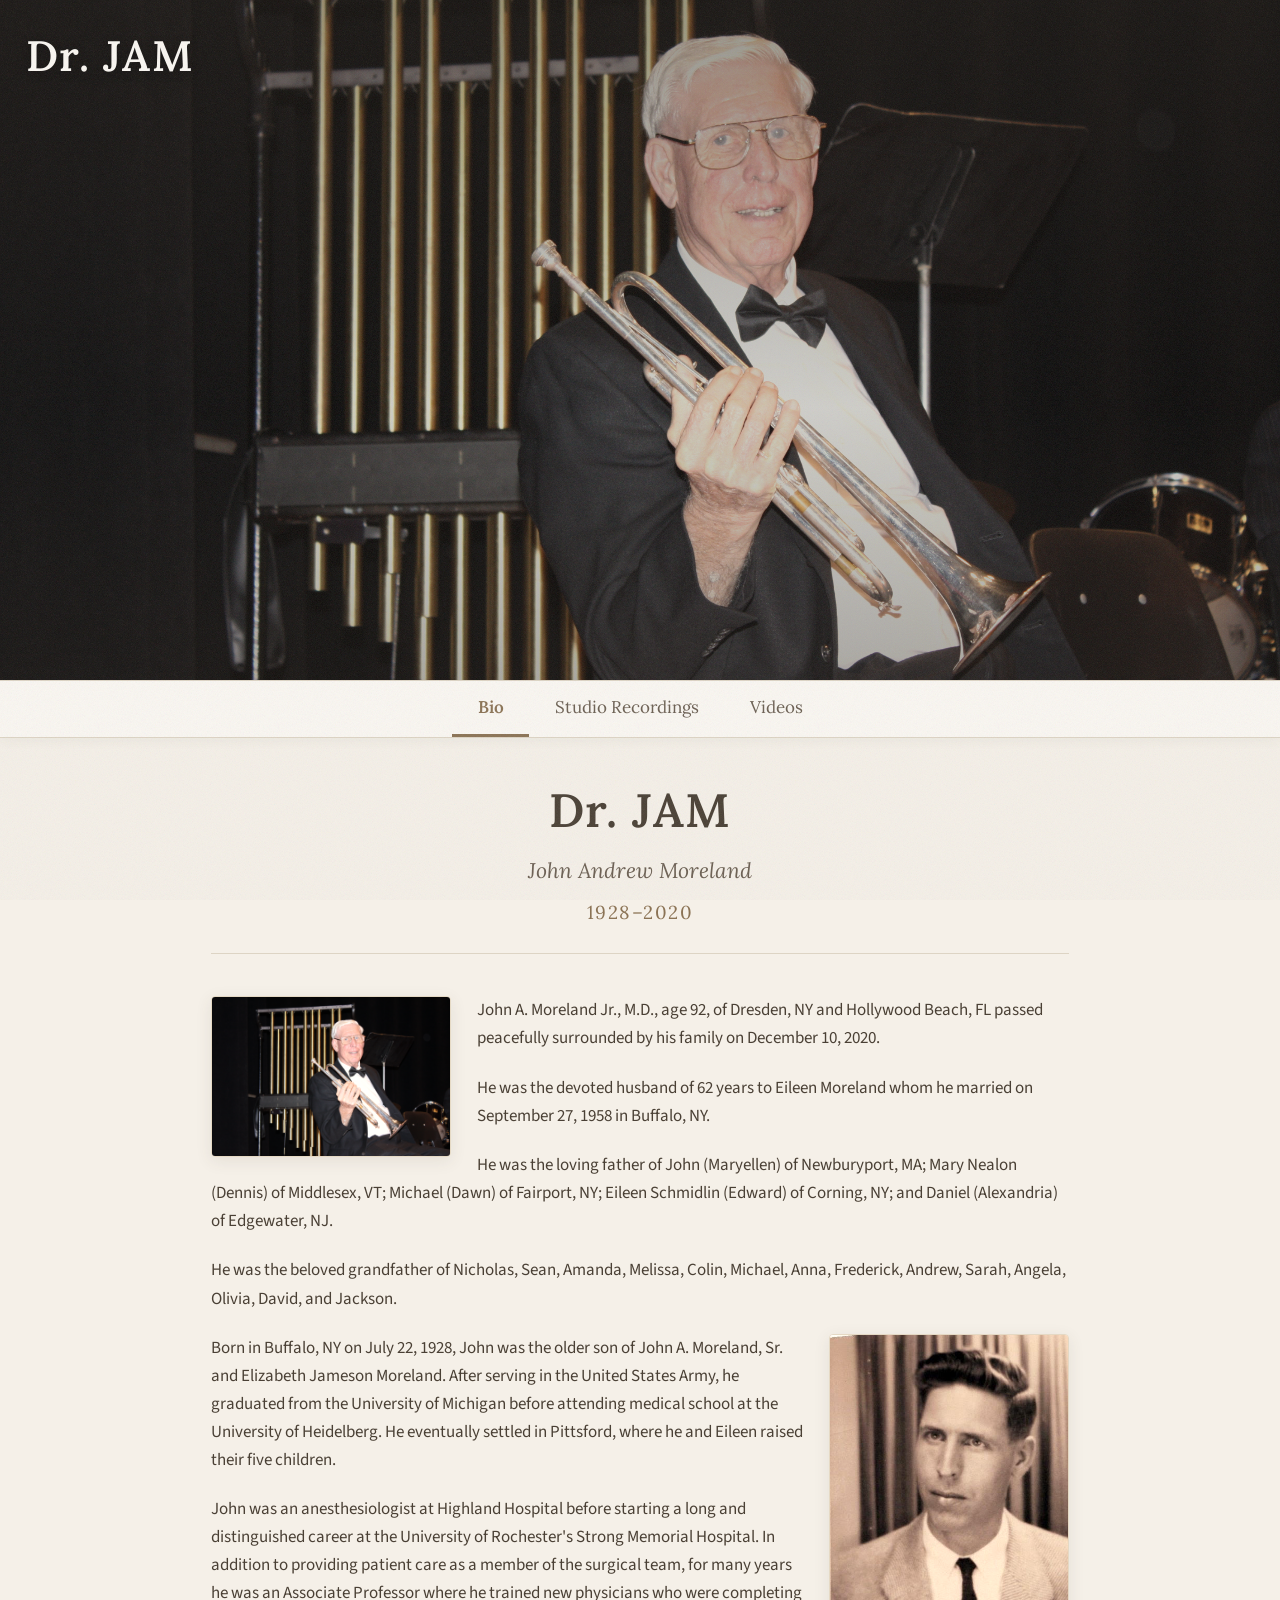
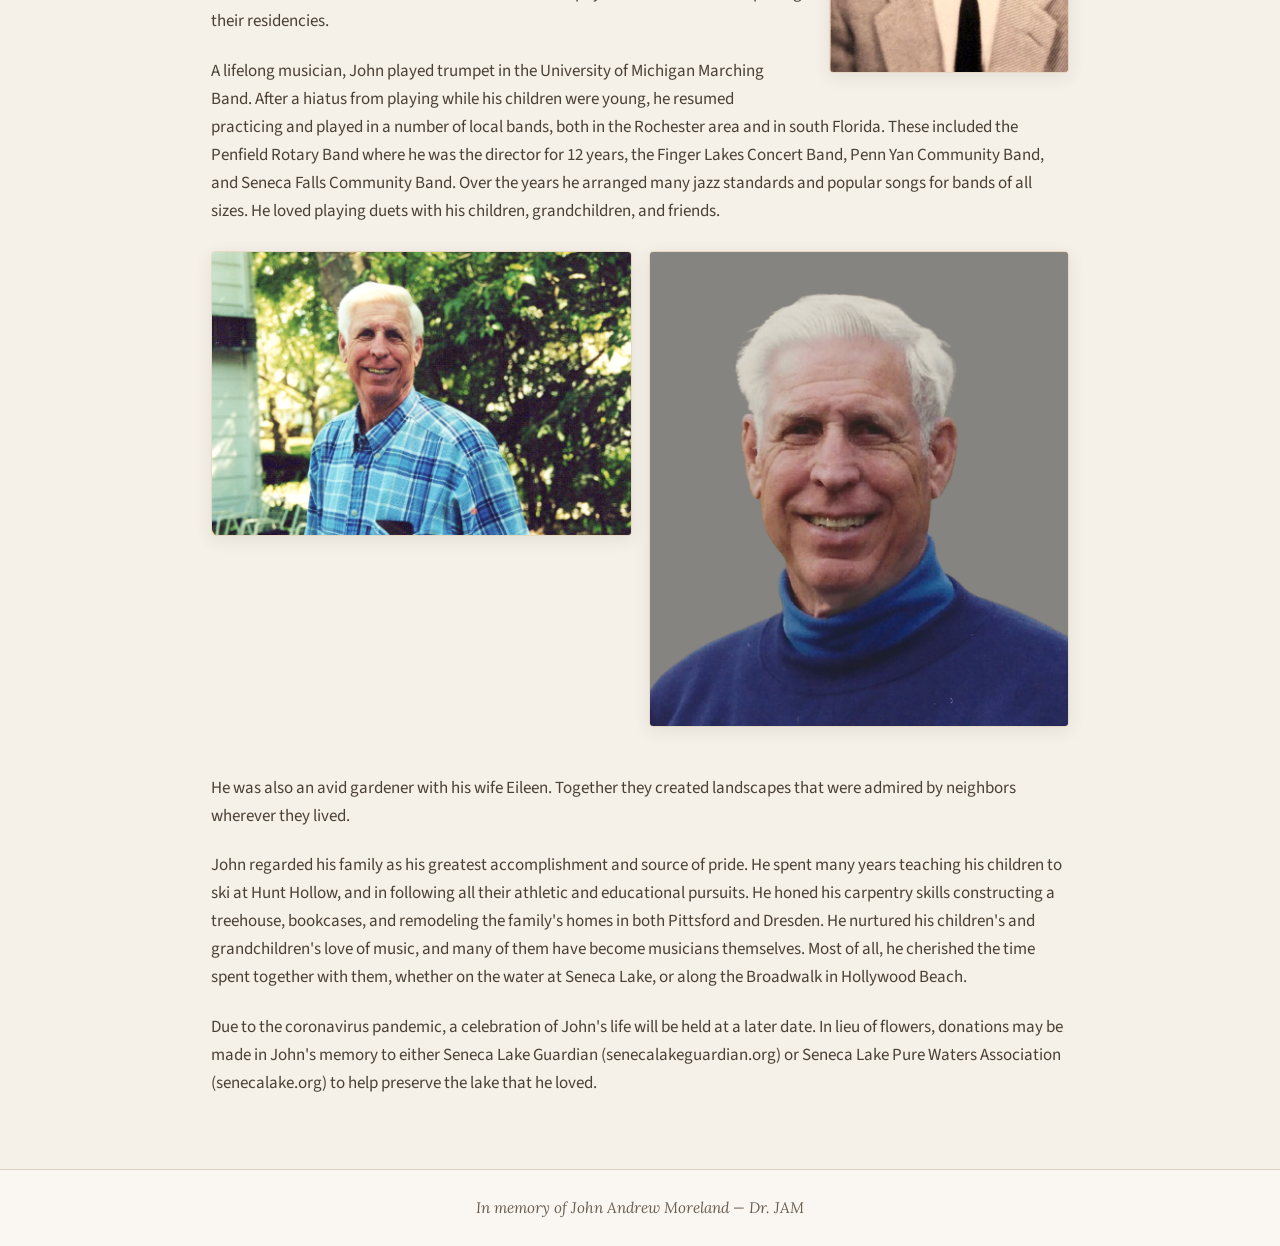
<file: source/index.html>
<!DOCTYPE html>
<html lang="en">
<head>
  <meta charset="UTF-8">
  <meta name="viewport" content="width=device-width, initial-scale=1.0">
  <title>Dr. JAM</title>
  <link rel="icon" href="favicon.svg" type="image/svg+xml">
  <link rel="preconnect" href="https://fonts.googleapis.com">
  <link rel="preconnect" href="https://fonts.gstatic.com" crossorigin>
  <link href="https://fonts.googleapis.com/css2?family=Lora:ital,wght@0,400;0,600;1,400&family=Source+Sans+3:wght@400;600&display=swap" rel="stylesheet">
  <link rel="stylesheet" href="css/styles.css">
</head>
<body>
  <header class="site-header">
    <div class="banner">
      <div class="banner-slides">
        <img src="../resources/images/IMG_6916.jpeg" alt="" class="banner-slide is-active">
        <img src="../resources/images/unnamed.jpg" alt="" class="banner-slide">
        <img src="../resources/images/unnamed%20(1).jpg" alt="" class="banner-slide">
      </div>
      <div class="banner-overlay">
        <h1 class="banner-title">Dr. JAM</h1>
      </div>
    </div>

    <nav class="tab-nav" role="tablist" aria-label="Site sections">
      <button type="button" class="tab-btn is-active" role="tab" data-tab="bio" aria-selected="true">Bio</button>
      <button type="button" class="tab-btn" role="tab" data-tab="recordings" aria-selected="false">Studio Recordings</button>
      <button type="button" class="tab-btn" role="tab" data-tab="videos" aria-selected="false">Videos</button>
    </nav>
  </header>

  <main class="site-main">
    <section class="tab-panel is-active" data-panel="bio" role="tabpanel" aria-labelledby="bio-tab">
      <div class="bio-hero">
        <h2 class="bio-name-large">Dr. JAM</h2>
        <p class="bio-full-name">John Andrew Moreland</p>
        <p class="bio-years">1928–2020</p>
      </div>

      <div class="bio-content">
        <figure class="bio-photo bio-photo-left">
          <img src="../resources/images/IMG_6916.jpeg" alt="John Andrew Moreland">
        </figure>

        <p>John A. Moreland Jr., M.D., age 92, of Dresden, NY and Hollywood Beach, FL passed peacefully surrounded by his family on December 10, 2020.</p>

        <p>He was the devoted husband of 62 years to Eileen Moreland whom he married on September 27, 1958 in Buffalo, NY.</p>

        <p>He was the loving father of John (Maryellen) of Newburyport, MA; Mary Nealon (Dennis) of Middlesex, VT; Michael (Dawn) of Fairport, NY; Eileen Schmidlin (Edward) of Corning, NY; and Daniel (Alexandria) of Edgewater, NJ.</p>

        <p>He was the beloved grandfather of Nicholas, Sean, Amanda, Melissa, Colin, Michael, Anna, Frederick, Andrew, Sarah, Angela, Olivia, David, and Jackson.</p>

        <figure class="bio-photo bio-photo-right">
          <img src="../resources/images/unnamed.jpg" alt="John with family">
        </figure>

        <p>Born in Buffalo, NY on July 22, 1928, John was the older son of John A. Moreland, Sr. and Elizabeth Jameson Moreland. After serving in the United States Army, he graduated from the University of Michigan before attending medical school at the University of Heidelberg. He eventually settled in Pittsford, where he and Eileen raised their five children.</p>

        <p>John was an anesthesiologist at Highland Hospital before starting a long and distinguished career at the University of Rochester's Strong Memorial Hospital. In addition to providing patient care as a member of the surgical team, for many years he was an Associate Professor where he trained new physicians who were completing their residencies.</p>

        <p>A lifelong musician, John played trumpet in the University of Michigan Marching Band. After a hiatus from playing while his children were young, he resumed practicing and played in a number of local bands, both in the Rochester area and in south Florida. These included the Penfield Rotary Band where he was the director for 12 years, the Finger Lakes Concert Band, Penn Yan Community Band, and Seneca Falls Community Band. Over the years he arranged many jazz standards and popular songs for bands of all sizes. He loved playing duets with his children, grandchildren, and friends.</p>

        <div class="bio-gallery">
          <figure class="bio-photo">
            <img src="../resources/images/unnamed%20(1).jpg" alt="John playing trumpet">
          </figure>
          <figure class="bio-photo">
            <img src="../resources/images/unnamed.png" alt="John with his band">
          </figure>
        </div>

        <p>He was also an avid gardener with his wife Eileen. Together they created landscapes that were admired by neighbors wherever they lived.</p>

        <p>John regarded his family as his greatest accomplishment and source of pride. He spent many years teaching his children to ski at Hunt Hollow, and in following all their athletic and educational pursuits. He honed his carpentry skills constructing a treehouse, bookcases, and remodeling the family's homes in both Pittsford and Dresden. He nurtured his children's and grandchildren's love of music, and many of them have become musicians themselves. Most of all, he cherished the time spent together with them, whether on the water at Seneca Lake, or along the Broadwalk in Hollywood Beach.</p>

        <p>Due to the coronavirus pandemic, a celebration of John's life will be held at a later date. In lieu of flowers, donations may be made in John's memory to either Seneca Lake Guardian (senecalakeguardian.org) or Seneca Lake Pure Waters Association (senecalake.org) to help preserve the lake that he loved.</p>
      </div>
    </section>

    <section class="tab-panel" data-panel="recordings" role="tabpanel" hidden>
      <div class="panel-intro">
        <h2 class="panel-title">Studio Recordings</h2>
        <p class="panel-subtitle">Arrangements by Dr. JAM, performed by The Penfield Rotary Stage Band</p>
      </div>
      <div id="recordings-content"></div>

      <div id="audio-player" class="audio-player" hidden>
        <div class="player-info">
          <p class="player-track-title" id="player-track-title">—</p>
          <p class="player-album-title" id="player-album-title">—</p>
        </div>
        <div class="player-controls">
          <button type="button" class="player-btn" id="player-prev" aria-label="Previous track" title="Previous track">&#9664;&#9664;</button>
          <button type="button" class="player-btn player-btn-main" id="player-play-pause" aria-label="Play" title="Play">&#9654;</button>
          <button type="button" class="player-btn" id="player-next" aria-label="Next track" title="Next track">&#9654;&#9654;</button>
        </div>
        <div class="player-progress">
          <span class="player-time" id="player-current-time">0:00</span>
          <input type="range" class="player-seek" id="player-seek" min="0" max="1000" value="0" aria-label="Seek">
          <span class="player-time" id="player-duration">0:00</span>
        </div>
      </div>
    </section>

    <section class="tab-panel" data-panel="videos" role="tabpanel" hidden>
      <div class="panel-intro">
        <h2 class="panel-title">Videos</h2>
        <p class="panel-subtitle">Performance recordings of bands playing his arrangements</p>
      </div>
      <div class="videos-placeholder">
        <p>Videos will be added here soon. Check back for recordings of bands performing Dr. JAM's arrangements.</p>
        <ul class="video-list" id="video-list" aria-label="Performance videos">
          <!-- Future video embeds go here, e.g.:
          <li class="video-item">
            <h3>Performance title</h3>
            <div class="video-embed">
              <iframe ...></iframe>
            </div>
          </li>
          -->
        </ul>
      </div>
    </section>
  </main>

  <footer class="site-footer">
    <p>In memory of John Andrew Moreland — Dr. JAM</p>
  </footer>

  <script src="js/albums.js"></script>
  <script src="js/tabs.js"></script>
  <script src="js/player.js"></script>
  <script>
    (function () {
      const slides = document.querySelectorAll(".banner-slide");
      if (slides.length < 2) return;
      let current = 0;
      setInterval(function () {
        slides[current].classList.remove("is-active");
        current = (current + 1) % slides.length;
        slides[current].classList.add("is-active");
      }, 6000);
    })();
  </script>
</body>
</html>
</file>
<file: source/css/styles.css>
*,
*::before,
*::after {
  box-sizing: border-box;
}

:root {
  --color-bg: #f5f0e8;
  --color-text: #4a4035;
  --color-text-muted: #6b5f52;
  --color-accent: #8b7355;
  --color-accent-soft: #c4a882;
  --color-border: #ddd4c4;
  --color-card: #faf7f2;
  --font-serif: "Lora", Georgia, "Times New Roman", serif;
  --font-sans: "Source Sans 3", "Segoe UI", sans-serif;
  --max-width: 900px;
}

html {
  font-size: 17px;
  scroll-behavior: smooth;
}

body {
  margin: 0;
  min-height: 100vh;
  font-family: var(--font-sans);
  color: var(--color-text);
  background-color: var(--color-bg);
  line-height: 1.65;
  position: relative;
}

body::before {
  content: "";
  position: fixed;
  inset: 0;
  pointer-events: none;
  z-index: 9999;
  opacity: 0.1;
  background-image: url("data:image/svg+xml,%3Csvg viewBox='0 0 256 256' xmlns='http://www.w3.org/2000/svg'%3E%3Cfilter id='n'%3E%3CfeTurbulence type='fractalNoise' baseFrequency='0.85' numOctaves='4' stitchTiles='stitch'/%3E%3C/filter%3E%3Crect width='100%25' height='100%25' filter='url(%23n)'/%3E%3C/svg%3E");
  background-repeat: repeat;
  background-size: 180px 180px;
}

img {
  max-width: 100%;
  height: auto;
  display: block;
}

/* Header & Banner */

.site-header {
  background: var(--color-card);
  border-bottom: 1px solid var(--color-border);
  box-shadow: 0 2px 12px rgba(74, 64, 53, 0.06);
}

.banner {
  position: relative;
  height: 680px;
  overflow: hidden;
  background: #3d342c;
}

.banner-slides {
  position: absolute;
  inset: 0;
}

.banner-slide {
  position: absolute;
  inset: 0;
  width: 100%;
  height: 100%;
  object-fit: cover;
  opacity: 0;
  transition: opacity 1.2s ease;
  filter: sepia(0.25) brightness(0.92);
}

.banner-slide.is-active {
  opacity: 1;
}

.banner-overlay {
  position: absolute;
  inset: 0;
  background: linear-gradient(
    to bottom,
    rgba(45, 38, 32, 0.45) 0%,
    rgba(45, 38, 32, 0.15) 60%,
    rgba(45, 38, 32, 0.35) 100%
  );
  display: flex;
  align-items: flex-start;
  padding: 1.25rem 1.5rem;
}

.banner-title {
  margin: 0;
  font-family: var(--font-serif);
  font-size: clamp(1.75rem, 5vw, 2.5rem);
  font-weight: 600;
  color: #faf7f2;
  text-shadow: 0 2px 8px rgba(0, 0, 0, 0.35);
  letter-spacing: 0.04em;
}

/* Tab Navigation */

.tab-nav {
  display: flex;
  justify-content: center;
  flex-wrap: wrap;
  gap: 0;
  padding: 0;
  border-top: 1px solid var(--color-border);
}

.tab-btn {
  appearance: none;
  border: none;
  background: transparent;
  font-family: var(--font-serif);
  font-size: 1rem;
  color: var(--color-text-muted);
  padding: 0.9rem 1.5rem;
  cursor: pointer;
  border-bottom: 3px solid transparent;
  transition: color 0.2s, border-color 0.2s, background 0.2s;
}

.tab-btn:hover {
  color: var(--color-accent);
  background: rgba(139, 115, 85, 0.06);
}

.tab-btn.is-active {
  color: var(--color-accent);
  border-bottom-color: var(--color-accent);
  font-weight: 600;
}

/* Main Content */

.site-main {
  max-width: var(--max-width);
  margin: 0 auto;
  padding: 2rem 1.25rem 3rem;
}

.tab-panel[hidden] {
  display: none;
}

.panel-intro {
  text-align: center;
  margin-bottom: 2rem;
}

.panel-title {
  font-family: var(--font-serif);
  font-size: 1.75rem;
  font-weight: 600;
  margin: 0 0 0.35rem;
  color: var(--color-text);
}

.panel-subtitle {
  margin: 0;
  color: var(--color-text-muted);
  font-size: 1rem;
}

/* Bio Tab */

.bio-hero {
  text-align: center;
  margin-bottom: 2.5rem;
  padding-bottom: 1.5rem;
  border-bottom: 1px solid var(--color-border);
}

.bio-name-large {
  font-family: var(--font-serif);
  font-size: clamp(2rem, 6vw, 2.75rem);
  font-weight: 600;
  margin: 0 0 0.25rem;
  color: var(--color-text);
  letter-spacing: 0.03em;
}

.bio-full-name {
  font-family: var(--font-serif);
  font-size: 1.25rem;
  font-style: italic;
  margin: 0 0 0.5rem;
  color: var(--color-text-muted);
}

.bio-years {
  font-family: var(--font-serif);
  font-size: 1.1rem;
  margin: 0;
  color: var(--color-accent);
  letter-spacing: 0.08em;
}

.bio-content p {
  margin: 0 0 1.25rem;
}

.bio-photo {
  margin: 0 0 1.25rem;
}

.bio-photo img {
  border-radius: 4px;
  border: 1px solid var(--color-border);
  box-shadow: 0 4px 16px rgba(74, 64, 53, 0.1);
  filter: sepia(0.12);
}

.bio-photo-left {
  float: left;
  max-width: 240px;
  margin: 0 1.5rem 1rem 0;
}

.bio-photo-right {
  float: right;
  max-width: 240px;
  margin: 0 0 1rem 1.5rem;
}

.bio-gallery {
  display: grid;
  grid-template-columns: repeat(auto-fit, minmax(200px, 1fr));
  gap: 1rem;
  margin: 1.5rem 0;
  clear: both;
}

.bio-content::after {
  content: "";
  display: table;
  clear: both;
}

/* Recordings Tab */

.album-section {
  background: var(--color-card);
  border: 1px solid var(--color-border);
  border-radius: 6px;
  padding: 1.5rem;
  margin-bottom: 2rem;
  box-shadow: 0 2px 10px rgba(74, 64, 53, 0.05);
}

.album-header {
  display: flex;
  flex-wrap: wrap;
  align-items: flex-start;
  justify-content: space-between;
  gap: 1rem;
  margin-bottom: 1.25rem;
  padding-bottom: 1rem;
  border-bottom: 1px solid var(--color-border);
}

.album-title {
  font-family: var(--font-serif);
  font-size: 1.35rem;
  font-weight: 600;
  margin: 0 0 0.25rem;
}

.album-band {
  margin: 0;
  font-size: 0.95rem;
  color: var(--color-text-muted);
  font-style: italic;
}

.track-list {
  list-style: none;
  margin: 0;
  padding: 0;
}

.track-item {
  display: grid;
  grid-template-columns: 2.5rem 1fr auto;
  align-items: center;
  gap: 0.75rem;
  padding: 0.6rem 0.5rem;
  border-bottom: 1px solid rgba(221, 212, 196, 0.6);
  border-radius: 4px;
  transition: background 0.2s;
}

.track-item.is-active {
  background: rgba(139, 115, 85, 0.1);
}

.track-item.is-active .track-title {
  font-weight: 600;
  color: var(--color-accent);
}

.track-item:last-child {
  border-bottom: none;
}

.track-number {
  font-family: var(--font-serif);
  font-size: 0.9rem;
  color: var(--color-accent-soft);
}

.track-title {
  font-size: 0.98rem;
}

/* Buttons */

.btn {
  appearance: none;
  border: 1px solid var(--color-accent);
  background: transparent;
  color: var(--color-accent);
  font-family: var(--font-sans);
  font-size: 0.85rem;
  font-weight: 600;
  padding: 0.4rem 0.85rem;
  border-radius: 4px;
  cursor: pointer;
  min-width: 4.5rem;
  transition: background 0.2s, color 0.2s;
}

.btn:hover {
  background: rgba(139, 115, 85, 0.1);
}

.btn.is-playing {
  background: var(--color-accent);
  color: #faf7f2;
}

.album-play-all-btn {
  font-size: 0.9rem;
  padding: 0.5rem 1rem;
}

/* Audio Player */

.audio-player {
  position: sticky;
  bottom: 0;
  margin-top: 1.5rem;
  padding: 1rem 1.25rem;
  background: var(--color-card);
  border: 1px solid var(--color-border);
  border-radius: 8px;
  box-shadow: 0 -4px 20px rgba(74, 64, 53, 0.1);
}

.player-info {
  text-align: center;
  margin-bottom: 0.75rem;
}

.player-track-title {
  margin: 0;
  font-family: var(--font-serif);
  font-size: 1.05rem;
  font-weight: 600;
  color: var(--color-text);
}

.player-album-title {
  margin: 0.15rem 0 0;
  font-size: 0.85rem;
  color: var(--color-text-muted);
  font-style: italic;
}

.player-controls {
  display: flex;
  align-items: center;
  justify-content: center;
  gap: 0.75rem;
  margin-bottom: 0.75rem;
}

.player-btn {
  appearance: none;
  border: 1px solid var(--color-border);
  background: transparent;
  color: var(--color-accent);
  font-size: 0.85rem;
  width: 2.5rem;
  height: 2.5rem;
  border-radius: 50%;
  cursor: pointer;
  display: flex;
  align-items: center;
  justify-content: center;
  transition: background 0.2s, border-color 0.2s;
}

.player-btn:hover:not(:disabled) {
  background: rgba(139, 115, 85, 0.1);
  border-color: var(--color-accent);
}

.player-btn:disabled {
  opacity: 0.35;
  cursor: not-allowed;
}

.player-btn-main {
  width: 3rem;
  height: 3rem;
  font-size: 1rem;
  background: var(--color-accent);
  border-color: var(--color-accent);
  color: #faf7f2;
}

.player-btn-main:hover:not(:disabled) {
  background: #7a6549;
  border-color: #7a6549;
}

.player-progress {
  display: flex;
  align-items: center;
  gap: 0.75rem;
}

.player-time {
  font-size: 0.8rem;
  color: var(--color-text-muted);
  font-variant-numeric: tabular-nums;
  min-width: 2.5rem;
}

.player-time:last-child {
  text-align: right;
}

.player-seek {
  flex: 1;
  height: 6px;
  appearance: none;
  background: var(--color-border);
  border-radius: 3px;
  cursor: pointer;
}

.player-seek::-webkit-slider-thumb {
  appearance: none;
  width: 14px;
  height: 14px;
  border-radius: 50%;
  background: var(--color-accent);
  border: 2px solid #faf7f2;
  box-shadow: 0 1px 4px rgba(74, 64, 53, 0.25);
}

.player-seek::-moz-range-thumb {
  width: 14px;
  height: 14px;
  border-radius: 50%;
  background: var(--color-accent);
  border: 2px solid #faf7f2;
  box-shadow: 0 1px 4px rgba(74, 64, 53, 0.25);
}

/* Videos Tab */

.videos-placeholder {
  background: var(--color-card);
  border: 1px solid var(--color-border);
  border-radius: 6px;
  padding: 2rem 1.5rem;
  text-align: center;
  box-shadow: 0 2px 10px rgba(74, 64, 53, 0.05);
}

.videos-placeholder > p {
  margin: 0 0 1.5rem;
  color: var(--color-text-muted);
  font-size: 1.05rem;
}

.video-list {
  list-style: none;
  margin: 0;
  padding: 0;
  text-align: left;
}

.video-item {
  margin-bottom: 2rem;
}

.video-item h3 {
  font-family: var(--font-serif);
  font-size: 1.15rem;
  margin: 0 0 0.75rem;
}

.video-embed {
  position: relative;
  padding-bottom: 56.25%;
  height: 0;
  overflow: hidden;
  border-radius: 4px;
  border: 1px solid var(--color-border);
}

.video-embed iframe {
  position: absolute;
  inset: 0;
  width: 100%;
  height: 100%;
}

/* Footer */

.site-footer {
  text-align: center;
  padding: 1.5rem;
  border-top: 1px solid var(--color-border);
  background: var(--color-card);
  font-family: var(--font-serif);
  font-size: 0.9rem;
  font-style: italic;
  color: var(--color-text-muted);
}

.site-footer p {
  margin: 0;
}

/* Responsive */

@media (max-width: 640px) {
  .banner {
    height: 440px;
  }

  .tab-btn {
    padding: 0.75rem 1rem;
    font-size: 0.92rem;
  }

  .bio-photo-left,
  .bio-photo-right {
    float: none;
    max-width: 100%;
    margin: 0 0 1.25rem;
  }

  .album-header {
    flex-direction: column;
    align-items: stretch;
  }

  .album-play-all-btn {
    width: 100%;
  }

  .track-item {
    grid-template-columns: 2rem 1fr;
    grid-template-rows: auto auto;
  }

  .track-play-btn {
    grid-column: 2;
    justify-self: start;
  }

  .player-progress {
    gap: 0.5rem;
  }

  .player-time {
    font-size: 0.75rem;
    min-width: 2.25rem;
  }
}
</file>
